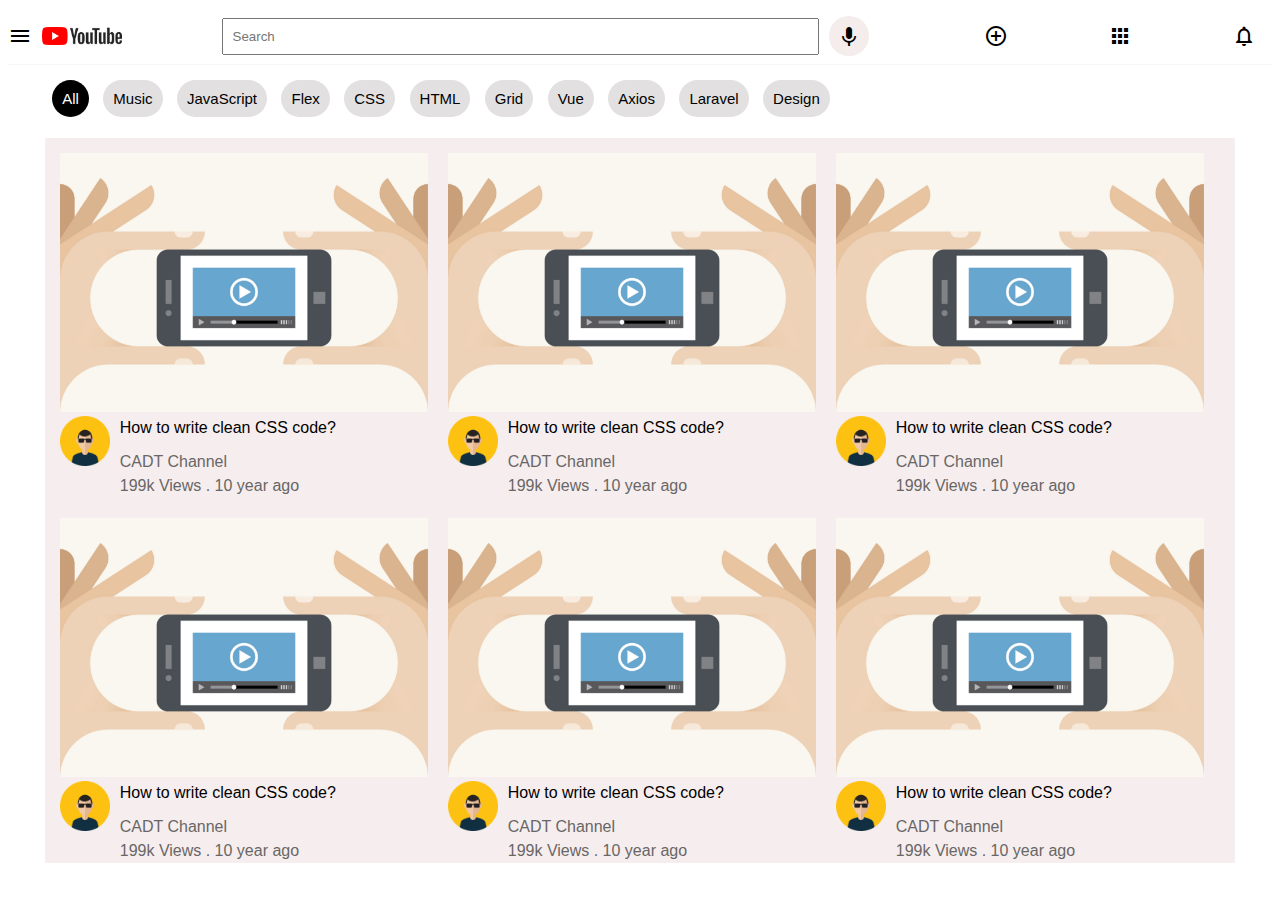
<file: S3-Practice-FLex-Box-Real-Case/START-CODE/EX 2/index.html>
<!DOCTYPE html>
<html lang="en">
<head>
    <meta charset="UTF-8">
    <meta http-equiv="X-UA-Compatible" content="IE=edge">
    <meta name="viewport" content="width=device-width, initial-scale=1.0">
    <title>YouTube</title>
    <link rel="stylesheet" href="https://fonts.googleapis.com/icon?family=Material+Icons">
    <link rel="stylesheet" href="css/main.css">
</head>
<body>
    <nav>
        <div class="nav-left">
            <i class="material-icons">menu</i>
            <img src="assets/logo.jpg" alt="logo" width="80">
        </div>
        <div class="nav-center">
            <input type="text" placeholder="Search">
            <i class="material-icons">keyboard_voice</i>
        </div>
        <div class="nav-right">
            <i class="material-icons">control_point</i>
            <i class="material-icons">apps</i>
            <i class="material-icons">notifications_none</i>
        </div>
    </nav>
    <header>
        <span class="active">All</span>
        <span>Music</span>
        <span>JavaScript</span>
        <span>Flex</span>
        <span>CSS</span>
        <span>HTML</span>
        <span>Grid</span>
        <span>Vue</span>
        <span>Axios</span>
        <span>Laravel</span>
        <span>Design</span>
    </header>
    <section class="video-container">
        <div class="video">
            <div class="video-thumbnail">
                <img src="assets/video-icon.png" alt="" width="300">
            </div>
            <div class="video-text">
                <div class="avatar">
                    <img src="assets/avatar.jpg" alt="" width="50">
                </div>
                <div class="text">
                    <strong>How to write clean CSS code?</strong>
                    <p>CADT Channel</p>
                    <span>199k Views . 10 year ago</span>
                </div>
            </div>
        </div>

        <div class="video">
            <div class="video-thumbnail">
                <img src="assets/video-icon.png" alt="" width="300">
            </div>
            <div class="video-text">
                <div class="avatar">
                    <img src="assets/avatar.jpg" alt="" width="50">
                </div>
                <div class="text">
                    <strong>How to write clean CSS code?</strong>
                    <p>CADT Channel</p>
                    <span>199k Views . 10 year ago</span>
                </div>
            </div>
        </div>

        <div class="video">
            <div class="video-thumbnail">
                <img src="assets/video-icon.png" alt="" width="300">
            </div>
            <div class="video-text">
                <div class="avatar">
                    <img src="assets/avatar.jpg" alt="" width="50">
                </div>
                <div class="text">
                    <strong>How to write clean CSS code?</strong>
                    <p>CADT Channel</p>
                    <span>199k Views . 10 year ago</span>
                </div>
            </div>
        </div>

        <div class="video">
            <div class="video-thumbnail">
                <img src="assets/video-icon.png" alt="" width="300">
            </div>
            <div class="video-text">
                <div class="avatar">
                    <img src="assets/avatar.jpg" alt="" width="50">
                </div>
                <div class="text">
                    <strong>How to write clean CSS code?</strong>
                    <p>CADT Channel</p>
                    <span>199k Views . 10 year ago</span>
                </div>
            </div>
        </div>

        <div class="video">
            <div class="video-thumbnail">
                <img src="assets/video-icon.png" alt="" width="300">
            </div>
            <div class="video-text">
                <div class="avatar">
                    <img src="assets/avatar.jpg" alt="" width="50">
                </div>
                <div class="text">
                    <strong>How to write clean CSS code?</strong>
                    <p>CADT Channel</p>
                    <span>199k Views . 10 year ago</span>
                </div>
            </div>
        </div>

        <div class="video">
            <div class="video-thumbnail">
                <img src="assets/video-icon.png" alt="" width="300">
            </div>
            <div class="video-text">
                <div class="avatar">
                    <img src="assets/avatar.jpg" alt="" width="50">
                </div>
                <div class="text">
                    <strong>How to write clean CSS code?</strong>
                    <p>CADT Channel</p>
                    <span>199k Views . 10 year ago</span>
                </div>
            </div>
        </div>
        
       
    </section>
</body>
</html>
</file>
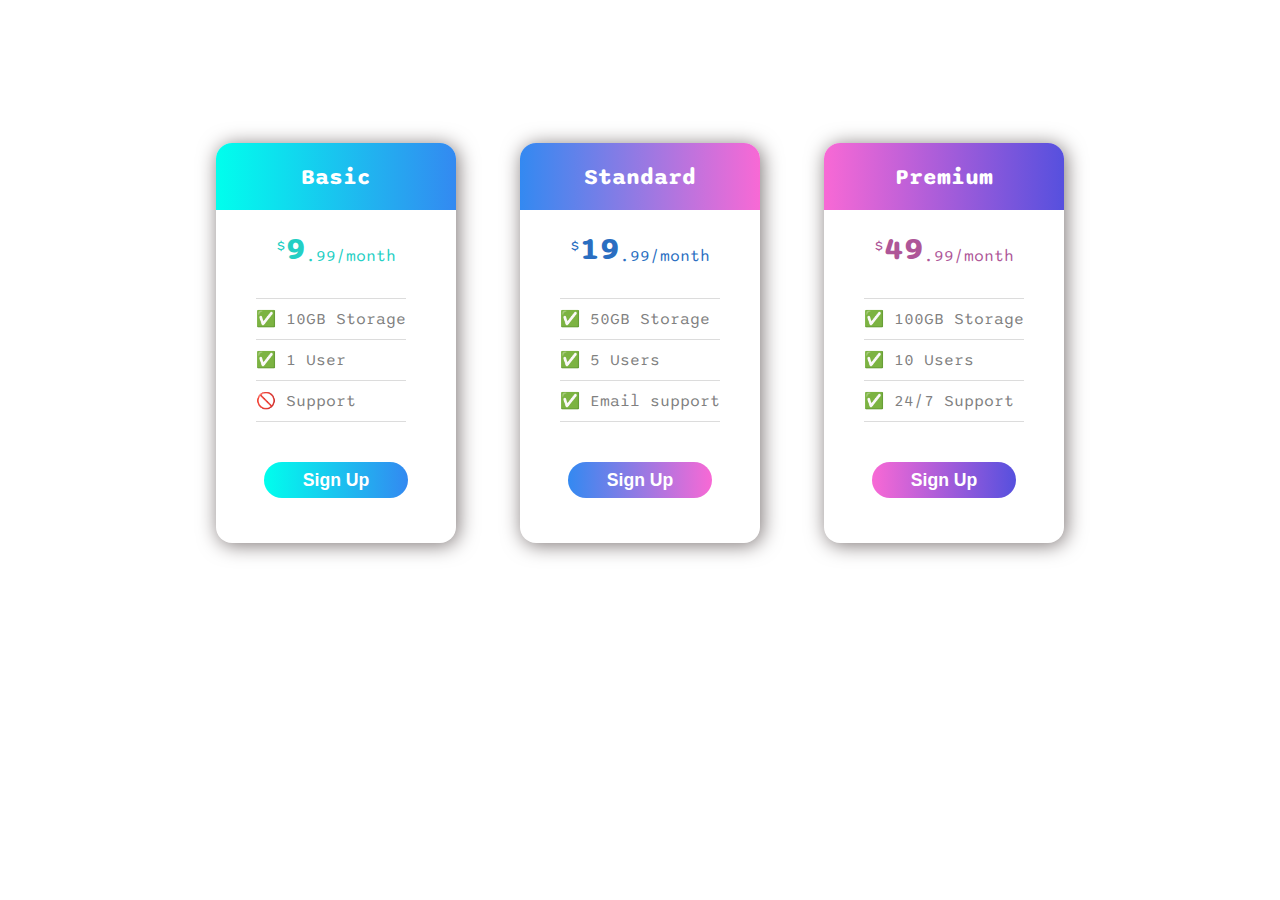
<file: S3-Practice-FLex-Box-Real-Case/START-CODE/EX 3/index.html>
<!DOCTYPE html>
<html>
  <head>
    <title>Flexbox Pricing Table</title>
    <link rel="preconnect" href="https://fonts.googleapis.com" />
    <link rel="preconnect" href="https://fonts.gstatic.com" crossorigin />
    <link
      href="https://fonts.googleapis.com/css2?family=Sono:wght@400;700&display=swap"
      rel="stylesheet"
    />
    <link rel="stylesheet" href="style.css">
    <style>
      body {
        font-family: "Sono", sans-serif;
        box-sizing: border-box;
        display: flex;
        justify-content: center;
        align-items: center;
      }
      /* Hint: What can you do with a media query and flexbox? */
      @media (max-width: 1250px) {
      }
    </style>
  </head>

  <body>
    <div class="pricing-container">
      <div class="pricing-plan">
        <div class="plan-title">Basic</div>
        <div class="plan-price"><span>$</span><strong>9</strong><p>.99/month</p></div>
        <ul class="plan-features">
          <li>✅ 10GB Storage</li>
          <li>✅ 1 User</li>
          <li>🚫 Support</li>
        </ul>
        <button class="plan-button">Sign Up</button>
      </div>
      <div class="pricing-plan">
        <div class="plan-title">Standard</div>
        <div class="plan-price"><span>$</span><strong>19</strong><p>.99/month</p></div>
        <ul class="plan-features">
          <li>✅ 50GB Storage</li>
          <li>✅ 5 Users</li>
          <li>✅ Email support</li>
        </ul>
        <button class="plan-button">Sign Up</button>
      </div>
      <div class="pricing-plan">
        <div class="plan-title">Premium</div>
        <div class="plan-price"><span>$</span><strong>49</strong><p>.99/month</p></div>

        <ul class="plan-features">
          <li>✅ 100GB Storage</li>
          <li>✅ 10 Users</li>
          <li>✅ 24/7 Support</li>
        </ul>
        <button class="plan-button">Sign Up</button>
      </div>
    </div>
  </body>
</html>
</file>
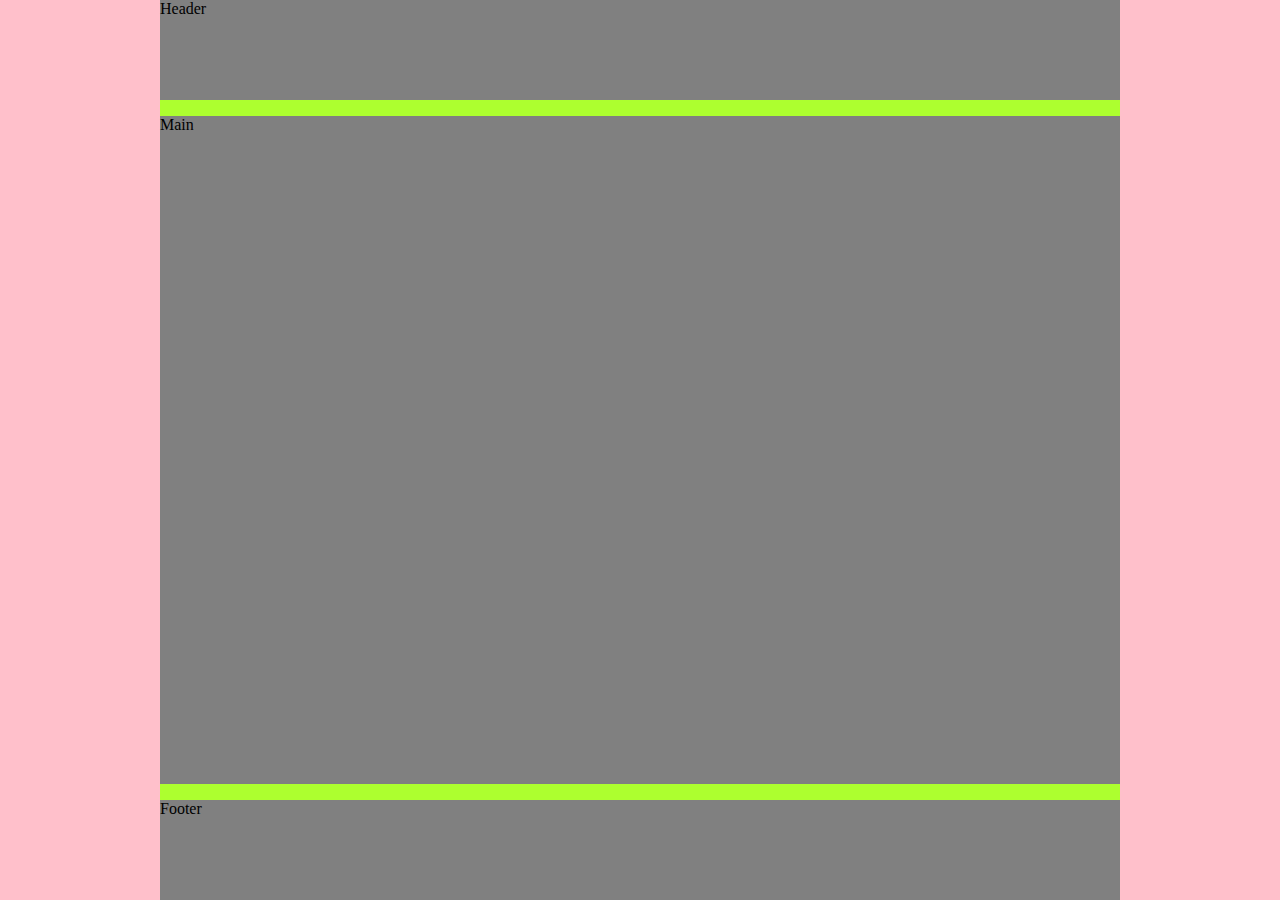
<file: W4-S2-Practice-FlexBox/START CODE/exercice-1-start.html>
<!DOCTYPE html>
<html lang="en">
  <head>
    <meta charset="UTF-8" />
    <style>

      body{
        margin: 0;
        padding: 0;
        background: pink;
        padding: 0em 10em 0em 10em;
      }
  
      .container {
        height: 100vh;
        background: greenyellow;
        display: flex;
        flex-direction: column;
        row-gap: 1em;
        
      }
      header{ 
        height: 100px;
        width: 100%;
        background: grey;
        flex-grow: 0;
      }
      main {
        background: grey;
        width: 100%;
        height: 100px;
        flex-grow: 1;
      }
      footer {
        background: grey;
        width: 100%;
        height: 100px;
        align-self: end;
        flex-grow: 0;
      }

    </style>
  </head>
  <body>
    <div class="container">
      <header>Header</header>
      <main>Main</main>
      <footer>Footer</footer>
      </section>
    </div>
  </body>
</html>
</file>
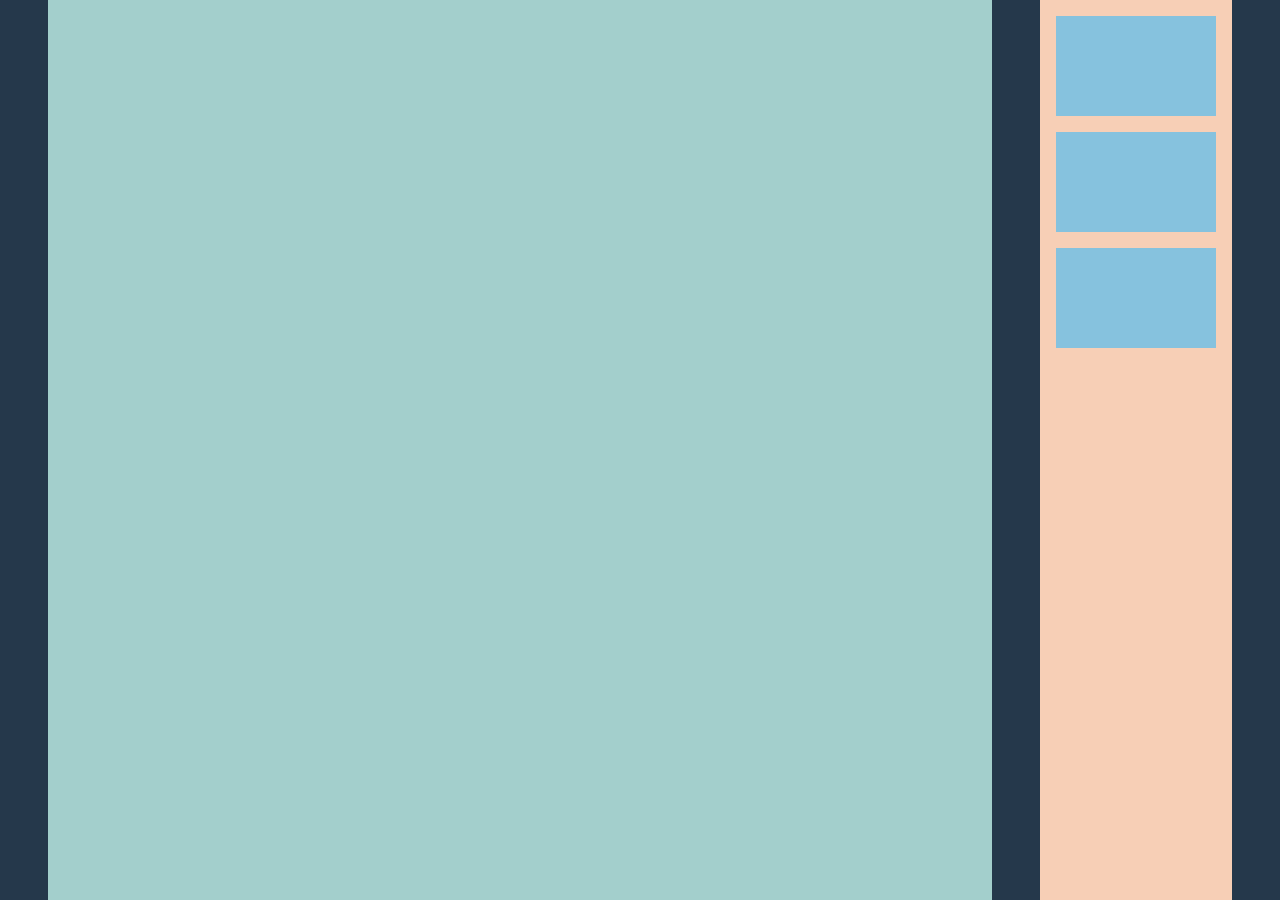
<file: W4-S2-Practice-FlexBox/START CODE/exercice-2-start.html>
<!DOCTYPE html>
<html lang="en">
  <head>
    <meta charset="UTF-8" />
    <style>

      body{
        margin: 0;
        padding: 0;
        box-sizing: border-box;
      }
  
      .main {
        height: 100vh;
        background: #25384B;
        display: flex;
        justify-content: space-evenly;
        column-gap: 3em;
        padding: 0em 3em  0em 3em;
      }

      .left-section {
        background: #A3CFCC;
        flex-grow: 1;
      }

      .right-section {
        background: #F7CFB6;
        display: flex;
        flex-direction: column;
        padding: 1em;
        row-gap: 1em;
        width: 10em;
        flex-grow: 0;
        flex-wrap: wrap;
      }

      .item {
        background: #86C2DE;
        height: 100px;
        width: 100%;
      }

    </style>
  </head>
  <body>
    <div class="main">
      <section class="left-section"></section>
      <section class="right-section">
        <div class="item"></div>
        <div class="item"></div>
        <div class="item"></div>
      </section>
    </div>
  </body>
</html>
</file>
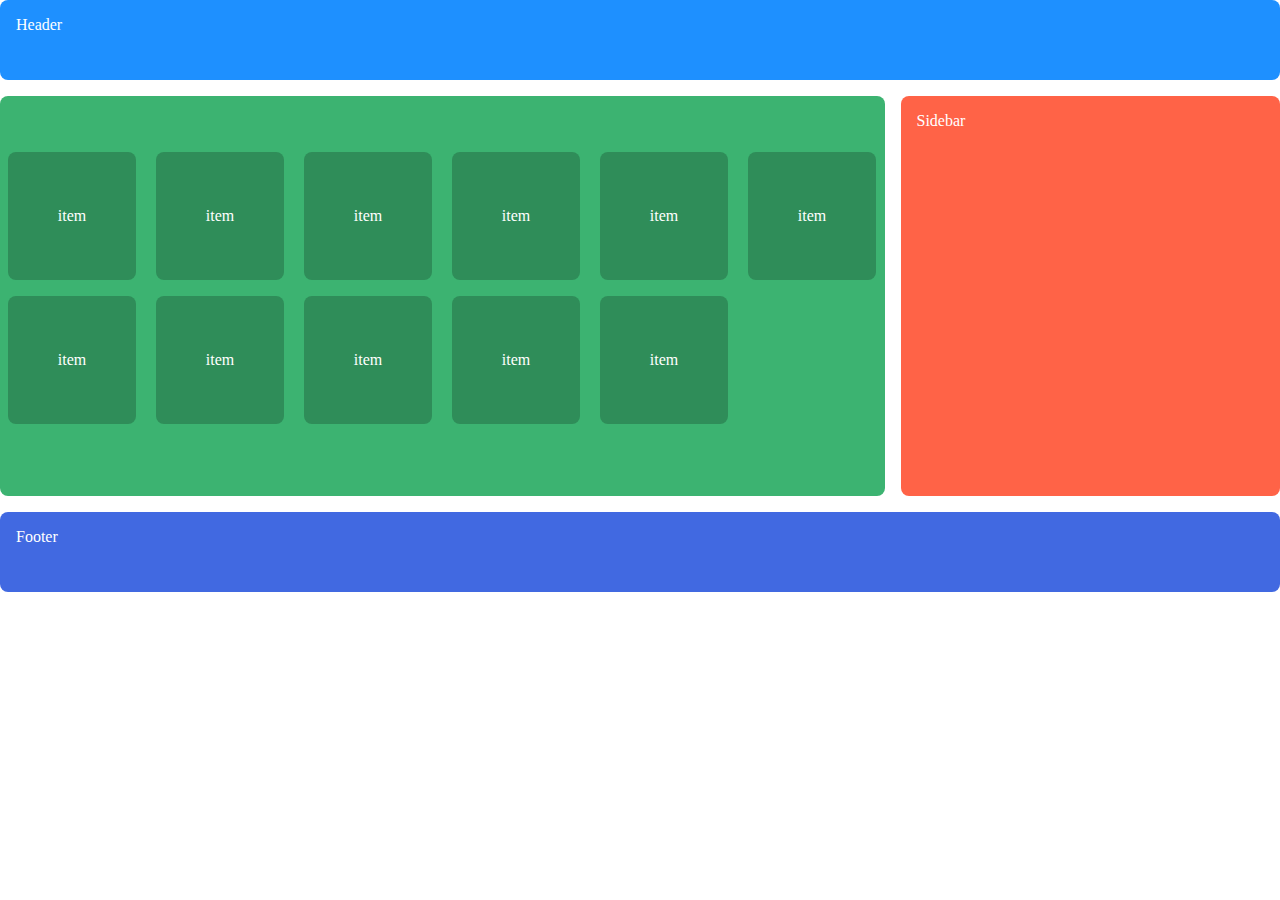
<file: W4-S2-Practice-FlexBox/START CODE/exercise-3.html>
<!DOCTYPE html>
<html lang="en">
<head>
   <meta charset="UTF-8">
   <meta name="viewport" content="width=], initial-scale=1.0">
   <title>Exercise-3</title>
   <style>
      *{
         border-radius: 0.5rem;
         box-sizing: border-box;
      }
      body{
         padding: 0;
         margin: 0;
         color: white;
      }
      .container{
         display: flex;
         flex-direction: column;
         row-gap: 1rem;
         width: 100%;
      }
      header{
         background-color: #1e90ff;
         height: 5rem;
         width: 100%;
         align-self: flex-start;
         flex-grow: 0;
         padding: 1rem;
      }
      .midle{
         display: flex;
         flex-grow: 1;
         column-gap: 1rem;
         height: 25rem;
      }
      main{
         background-color: #3cb371;
         width: 70vw;
         padding: 3rem 0rem 0rem 0rem;
         overflow: hidden;
         /* display: flex; */
         /* flex-wrap: wrap; */
      }
      .item{
         background-color: #2f8d59;
         margin:0.5rem;
         width: 10vw;
         height: 10vw;
         display: inline-flex;
         justify-content: center;
         align-items: center;
      }
      .sidebar{
         padding: 1rem;
         background-color: #ff6347;
         width: 30vw;
      }
      footer{
         padding: 1rem;
         background-color: #4169e1;
         height: 5rem;
         width: 100%;
         align-self: flex-end;
         flex-grow: 0;
      }
   </style>
</head>
<body>
   <div class="container">
      <header>Header</header>
      <div class="midle">
         <main>
            <div class="item">item</div>
            <div class="item">item</div>
            <div class="item">item</div>
            <div class="item">item</div>
            <div class="item">item</div>
            <div class="item">item</div>
            <div class="item">item</div>
            <div class="item">item</div>
            <div class="item">item</div>
            <div class="item">item</div>
            <div class="item">item</div>
         </main>
         <div class="sidebar">Sidebar</div>
      </div>
      <footer>Footer</footer>
   </div>
</body>
</html>
</file>
<file: S3-Practice-FLex-Box-Real-Case/START-CODE/EX 2/css/main.css>
body {
    font-family: Roboto, Arial, sans-serif;
}
nav {
    /*  TODO */

    align-items: center;
    box-shadow: rgba(27, 31, 35, 0.04) 0px 1px 0px, rgba(255, 255, 255, 0.25) 0px 1px 0px inset;
    flex-direction: row;
    display:flex;
}
.nav-left {
    /*  TODO */
    flex-grow: 1;
    display: flex;
    align-items: center;
    flex-direction: row;
    column-gap: 10px;
}
.nav-right {
    /*  TODO */
    flex-grow: 1;
    display: flex;
    flex-direction: row;
    align-items: center;
    justify-content: flex-end;
    column-gap: 100px;
    padding: 1rem;

}
.nav-center {
    /*  TODO */
    flex-grow: 4;
    display: flex;
    align-items: center;
    flex-direction: row;
    column-gap: 10px;
}
.nav-center input {
    width: 90%;
    padding: 9px;
}
.nav-center i {
    background: #f5ecec;
    padding: 8px;
    box-sizing: border-box;
    border-radius: 50%;
}
header {
    width: 93%;
    margin: auto;
    margin-top: 16px;
    padding: 10px;
}
header span {
    padding: 10px;
    background: #e2e0e0;
    border-radius: 40px;
    cursor: pointer;
    font-size: 15px;
    margin-right: 10px;
}
.active {
    background: #000;
    color: #fff;
}
.video-container { 
    /*  TODO */
    display: flex;
    flex-direction: row;
    flex-wrap: wrap;  
    gap: 20px 20px;
    background-color: #f6eeee;
    width: 93%;
    margin: auto;
    margin-top: 20px;
    padding: 15px 0px 0px 15px;
}
.video {
   /*  TODO */ 
    display: flex;
    flex-direction: column;
}
.video-thumbnail img {
   /*  TODO */
    width: 23rem;
}
.video-text {
  /*  TODO */
    display: flex;
    flex-direction: row;
    column-gap: 10px;
}

.text {
    line-height: 1.5;
}
.text p {
    margin: 0;
    margin-top: 10px;
}
.text p,
.text span {
    color: rgb(105, 102, 102);
}
.text strong {
    font-weight: 500;
}
</file>
<file: S3-Practice-FLex-Box-Real-Case/START-CODE/EX 3/style.css>
.pricing-container{
   display: flex;
   flex-wrap: wrap;
   flex-direction: row;
   column-gap: 5vw;
   row-gap: 5vh;
   margin-top: 15vh;
}
.pricing-plan{
   height: 25rem;
   width: 15rem;
   background-color: white;
   box-shadow: 2px 2px 20px rgb(124, 116, 116);
   display: inline-flex;
   border-radius: 1rem;
   align-items: center;
   flex-direction: column;
}
.plan-title{
   width: 100%;
   height: 3em;
   background-image: linear-gradient(to Right, #00FFED,#3389f1);
   border-top-left-radius: 1rem;
   border-top-Right-radius: 1rem;
   display: flex;
   align-items: center;
   justify-content: center;
   font-size: 1.4rem;
   font-weight: bold;
   color: white;
}
.plan-price {
   display: flex;
   align-items: start;
   padding-top: 20px;

}
.plan-price strong{
   color: #24cfc4;
   font-size: 2rem;
}
.plan-price span{
   margin-top :6px; ;
   color: #24cfc4;
   align-items: flex-start;
}
.plan-price p{
   color: #24cfc4;
   align-items: flex-start;
}
.plan-features{
   margin-right: auto;
   margin-bottom: 40px;
}
.plan-features li{
   width: 100%;
   list-style: none;
   color: gray;
   border-bottom: 1px solid gainsboro;
   padding: 10px 0px 10px 0px;
}
.plan-features li:nth-child(1){
   border-top: 1px solid gainsboro;
}
.plan-button{
   width: 60%;
   height: 9%;
   border: none;
   color: white;
   background-image: linear-gradient(to Right, #00FFED,#3389f1);
   border-radius: 3em;
   font-size: 1.1em;
   font-weight: bold;
}
.plan-button:hover{
   cursor: pointer;
}
.pricing-plan:nth-child(2) .plan-title{
   background-image: linear-gradient(to Right,#3389f1,#F869D5);
}
.pricing-plan:nth-child(2) .plan-button{
   background-image: linear-gradient(to Right,#3389f1,#F869D5);
}
.pricing-plan:nth-child(2)> .plan-price span{
   color: #2a6ec1;
}
.pricing-plan:nth-child(2)> .plan-price p{
   color: #2a6ec1;
}
.pricing-plan:nth-child(2)> .plan-price strong{
   color: #2a6ec1;
}
.pricing-plan:nth-child(3) .plan-title{
   background-image: linear-gradient(to Right,#F869D5,#5650DE);
}
.pricing-plan:nth-child(3) .plan-button{
   background-image: linear-gradient(to Right,#F869D5,#5650DE);
}
.pricing-plan:nth-child(3) .plan-button{
   background-image: linear-gradient(to Right,#F869D5,#5650DE);
}
.pricing-plan:nth-child(3)> .plan-price span{
   color: #ae5698;
}
.pricing-plan:nth-child(3)> .plan-price p{
   color: #ae5698;
}
.pricing-plan:nth-child(3)> .plan-price strong{
   color: #ae5698;
}
@media (max-width:830px){
   .pricing-container{
      display: flex;
      flex-direction: column;
      row-gap: 5vh;
      margin-top: 15vh;
   }
}
</file>
